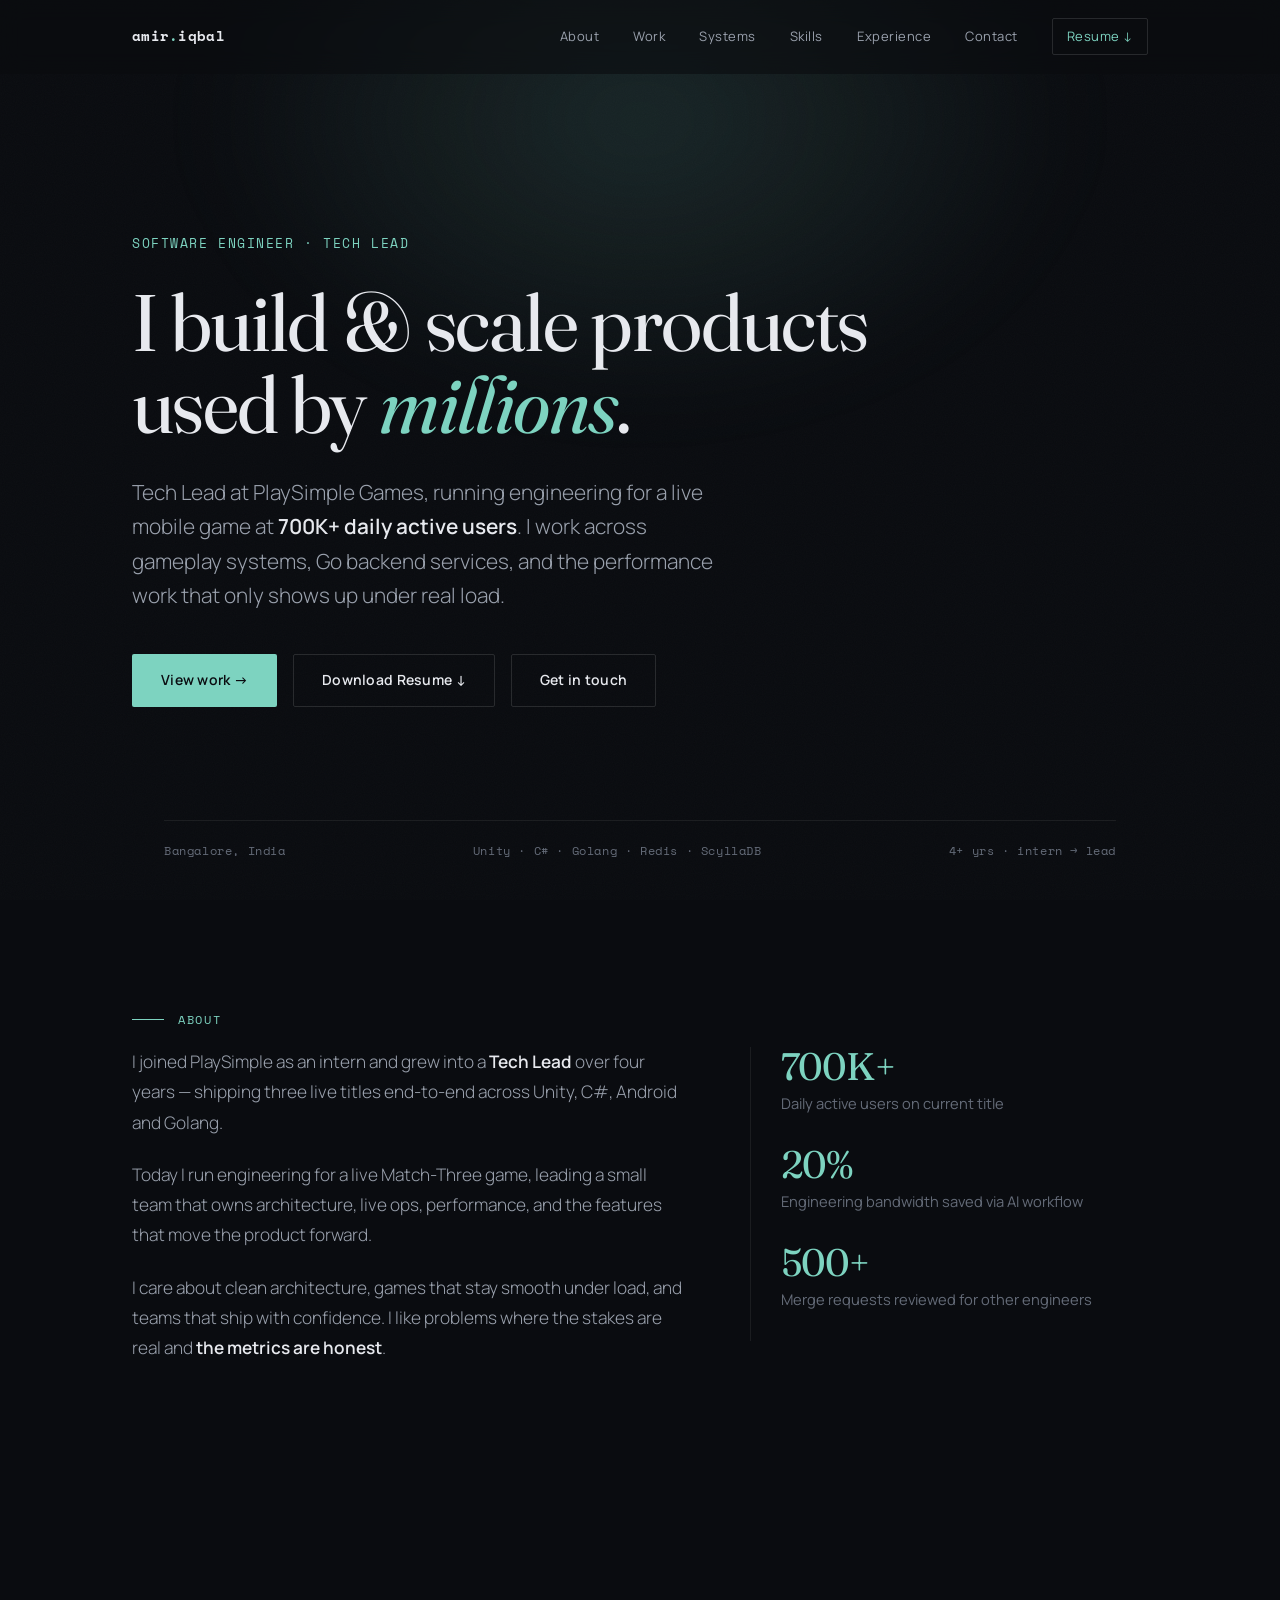
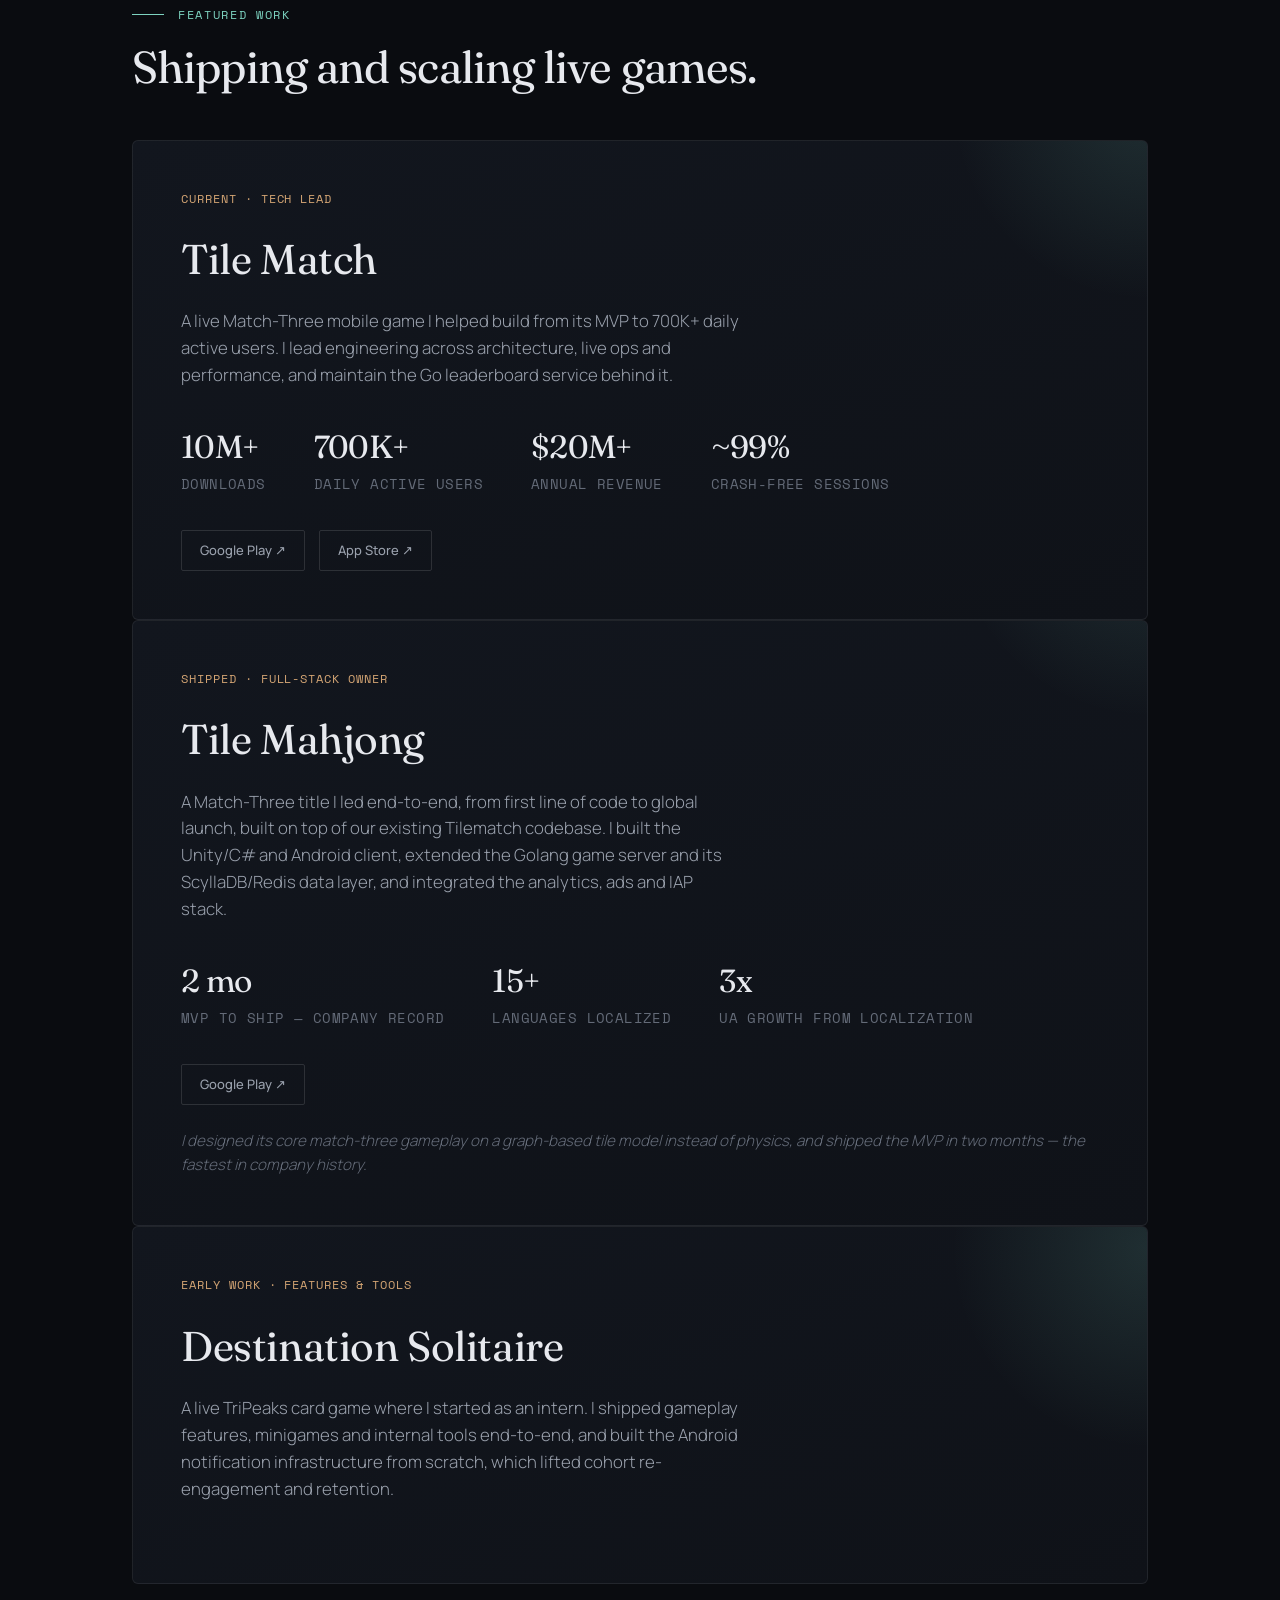
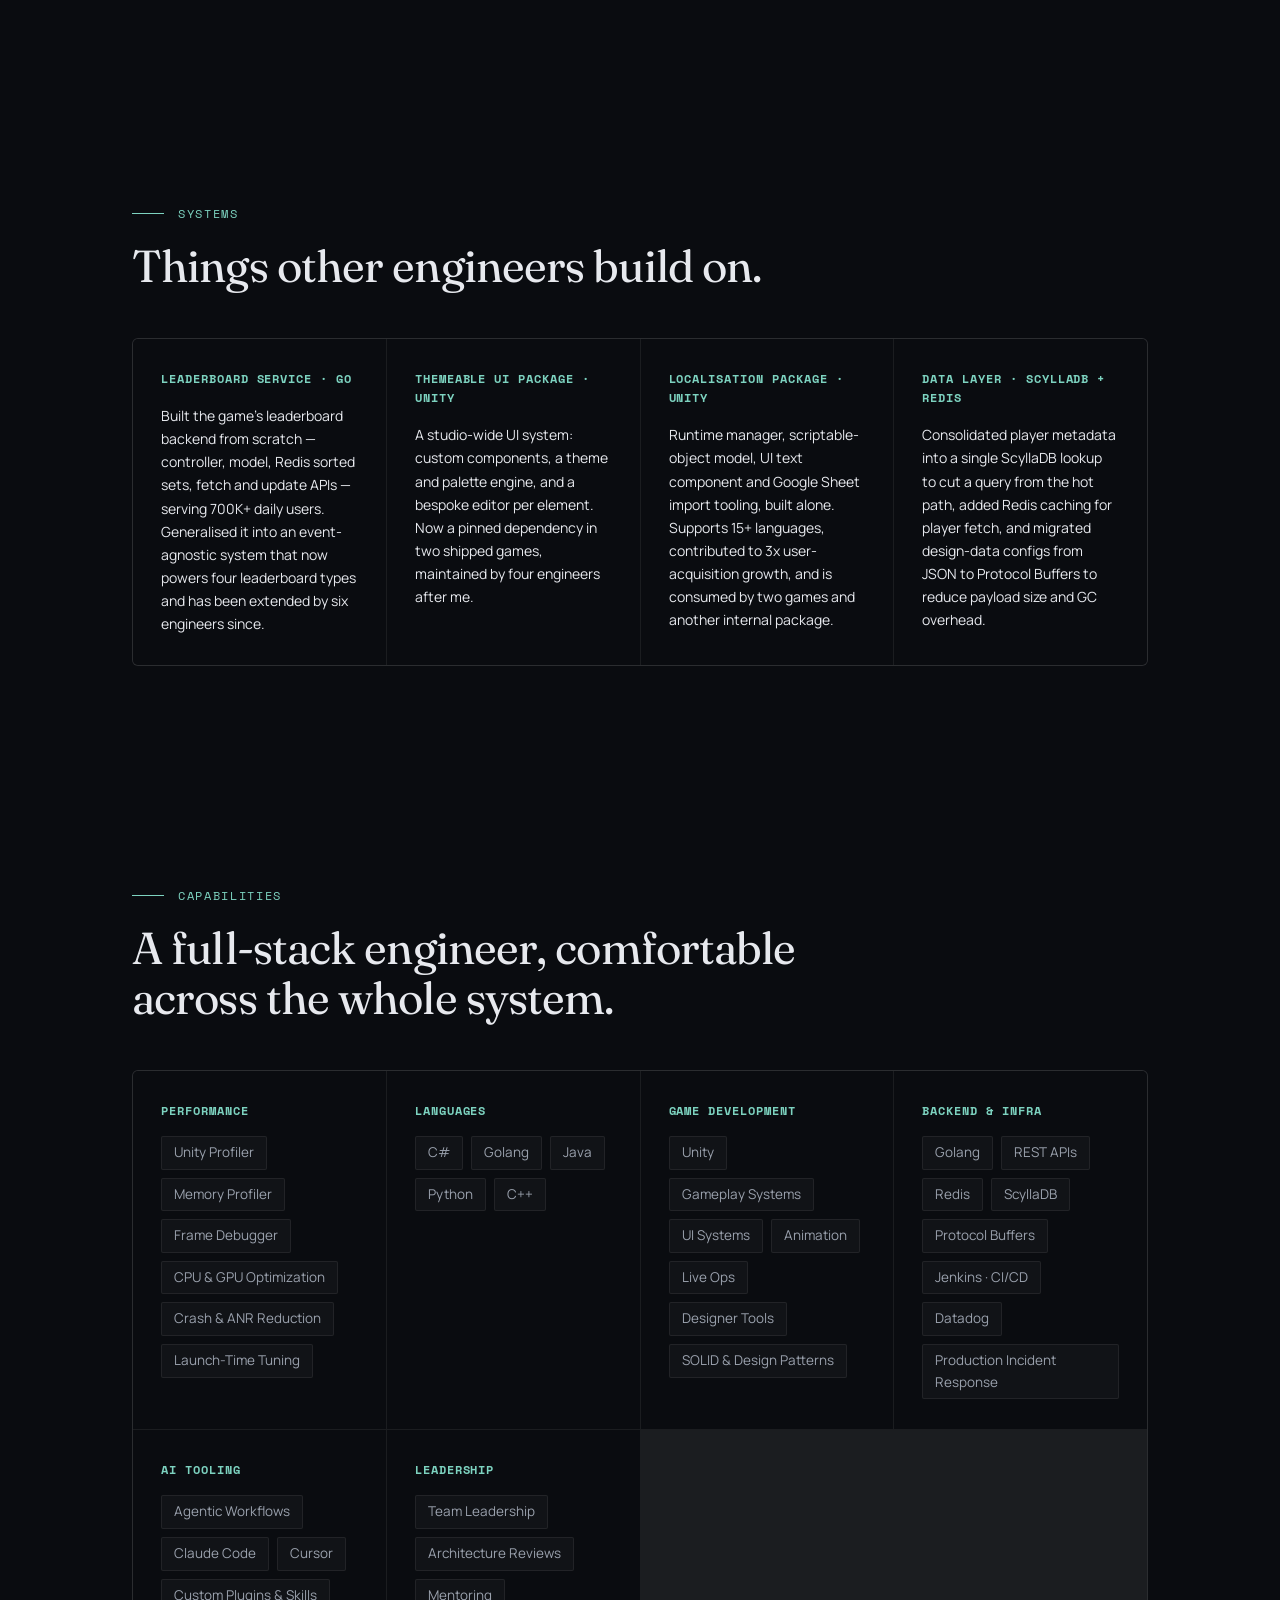
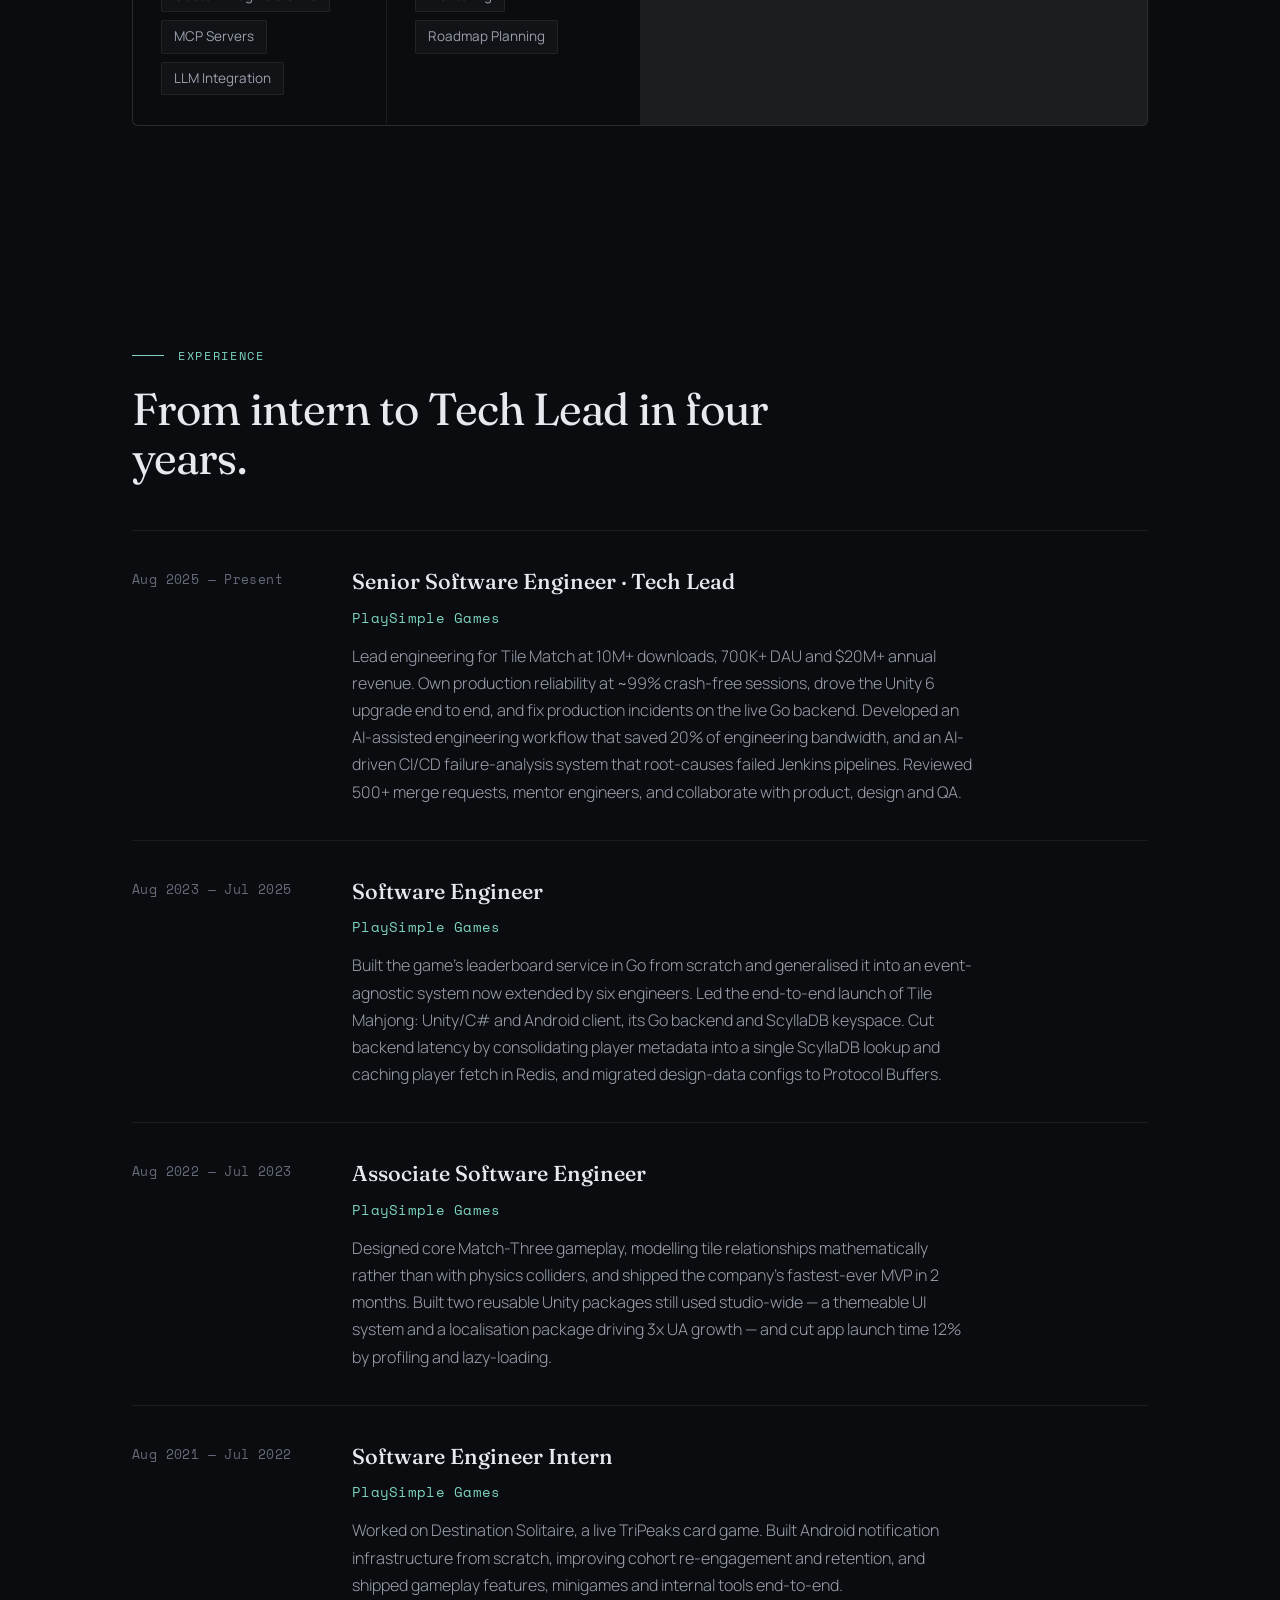
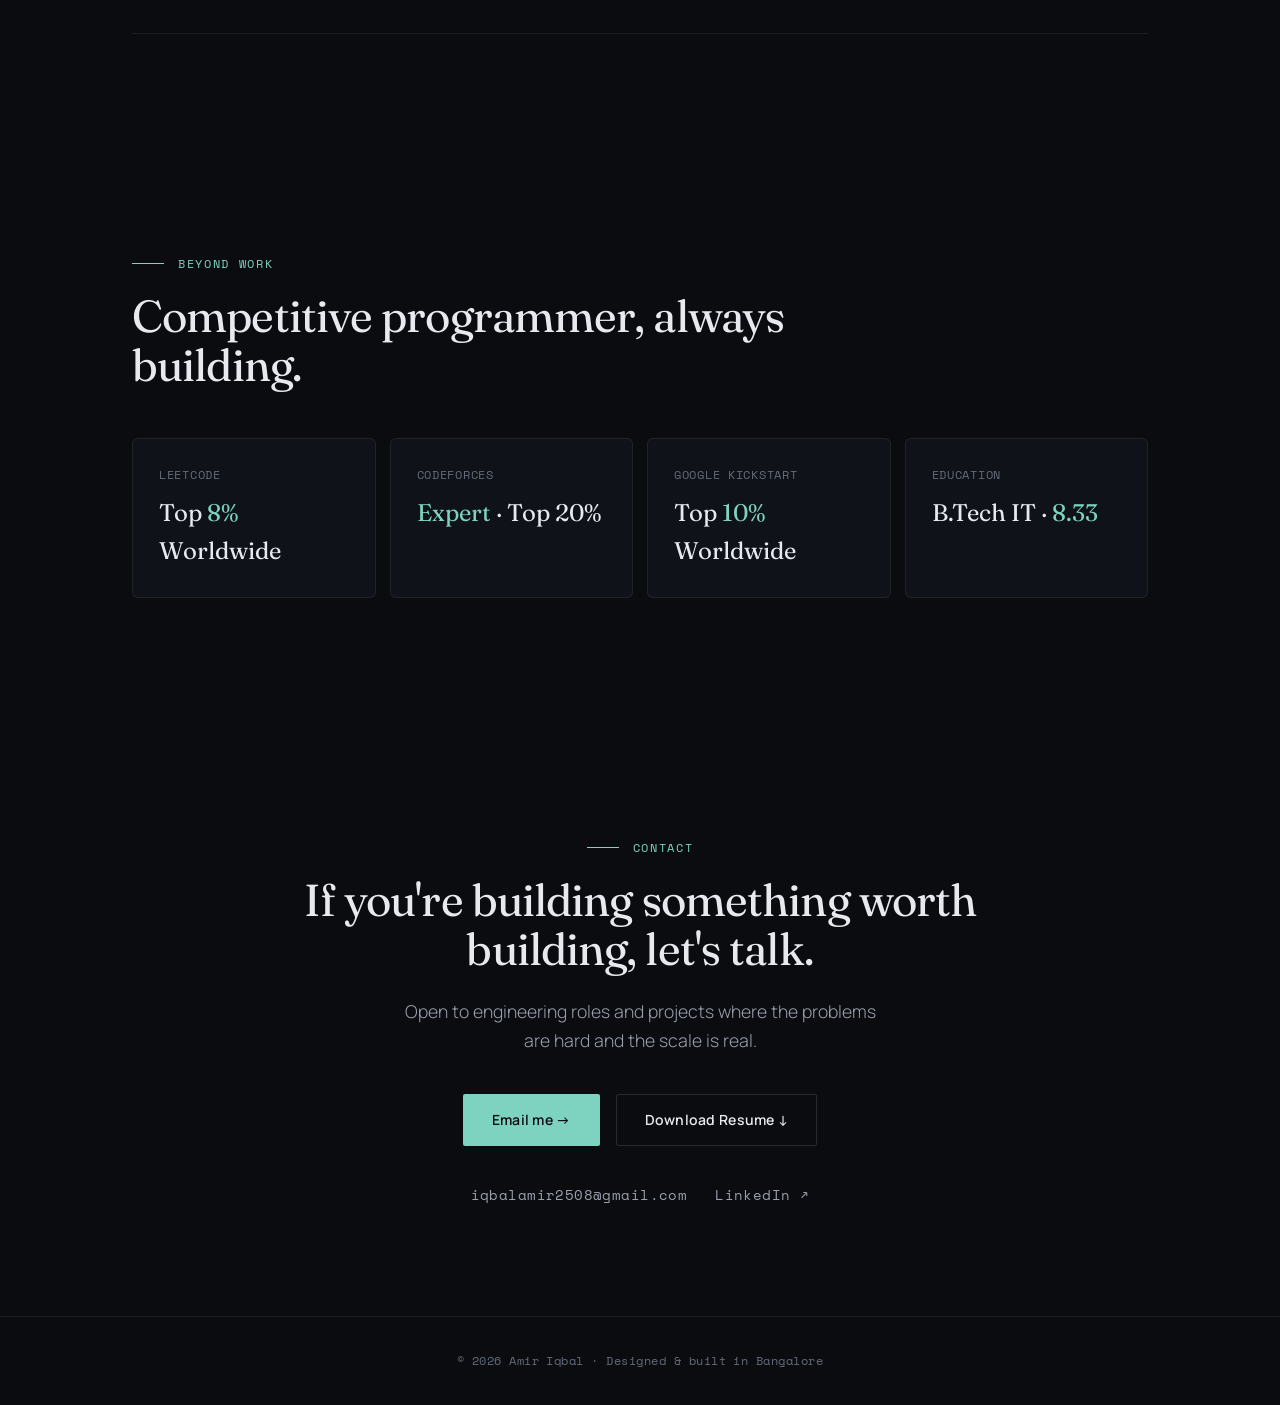
<file: index.html>
<!DOCTYPE html>
<html lang="en">
<head>
<meta charset="UTF-8">
<meta name="viewport" content="width=device-width, initial-scale=1.0">
<title>Amir Iqbal — Software Engineer & Tech Lead</title>
<link rel="preconnect" href="https://fonts.googleapis.com">
<link rel="preconnect" href="https://fonts.gstatic.com" crossorigin>
<link href="https://fonts.googleapis.com/css2?family=Fraunces:opsz,wght@9..144,400;9..144,500;9..144,600&family=Space+Mono:wght@400;700&family=Manrope:wght@300;400;500;600;700&display=swap" rel="stylesheet">
<style>
  :root{
    --bg:#0a0c10;
    --bg-soft:#0f1218;
    --panel:#12161e;
    --line:rgba(255,255,255,0.07);
    --line-strong:rgba(255,255,255,0.12);
    --text:#e7e9ee;
    --text-dim:#9aa1ad;
    --text-faint:#646b78;
    --accent:#7dd3c0;
    --accent-warm:#d4a574;
    --glow:rgba(125,211,192,0.14);
    --display:'Fraunces',Georgia,serif;
    --body:'Manrope',system-ui,sans-serif;
    --mono:'Space Mono',monospace;
  }
  *{margin:0;padding:0;box-sizing:border-box}
  html{scroll-behavior:smooth}
  body{
    background:var(--bg);
    color:var(--text);
    font-family:var(--body);
    font-weight:400;
    line-height:1.6;
    -webkit-font-smoothing:antialiased;
    overflow-x:hidden;
  }
  /* grain overlay */
  body::before{
    content:"";position:fixed;inset:0;z-index:1;pointer-events:none;opacity:0.025;
    background-image:url("data:image/svg+xml,%3Csvg xmlns='http://www.w3.org/2000/svg' width='200' height='200'%3E%3Cfilter id='n'%3E%3CfeTurbulence type='fractalNoise' baseFrequency='0.9' numOctaves='4'/%3E%3C/filter%3E%3Crect width='100%25' height='100%25' filter='url(%23n)'/%3E%3C/svg%3E");
  }
  ::selection{background:var(--accent);color:var(--bg)}

  .wrap{max-width:1080px;margin:0 auto;padding:0 32px;position:relative;z-index:2}

  /* ambient glow */
  .ambient{position:fixed;top:-20%;left:50%;transform:translateX(-50%);width:900px;height:600px;
    background:radial-gradient(ellipse at center,var(--glow),transparent 70%);
    filter:blur(40px);pointer-events:none;z-index:0}

  /* nav */
  nav{position:fixed;top:0;left:0;right:0;z-index:50;
    backdrop-filter:blur(12px);background:rgba(10,12,16,0.6);
    border-bottom:1px solid transparent;transition:border-color .4s,background .4s}
  nav.scrolled{border-bottom-color:var(--line);background:rgba(10,12,16,0.82)}
  .nav-in{max-width:1080px;margin:0 auto;padding:18px 32px;display:flex;justify-content:space-between;align-items:center}
  .logo{font-family:var(--mono);font-size:14px;letter-spacing:0.02em;color:var(--text);text-decoration:none;font-weight:700}
  .logo span{color:var(--accent)}
  .nav-links{display:flex;gap:34px;align-items:center}
  .nav-links a{font-size:13px;color:var(--text-dim);text-decoration:none;letter-spacing:0.04em;transition:color .25s;position:relative}
  .nav-links a:hover{color:var(--text)}
  .nav-links a::after{content:"";position:absolute;left:0;bottom:-5px;width:0;height:1px;background:var(--accent);transition:width .3s}
  .nav-links a:hover::after{width:100%}
  .nav-links a.nav-resume{color:var(--accent);border:1px solid var(--line-strong);padding:7px 14px;border-radius:2px;transition:all .25s}
  .nav-links a.nav-resume:hover{border-color:var(--accent);color:var(--accent)}
  .nav-links a.nav-resume::after{display:none}
  @media(max-width:680px){.nav-links{display:none}}

  /* hero */
  header{min-height:100vh;display:flex;align-items:center;padding:120px 0 80px;position:relative}
  .eyebrow{font-family:var(--mono);font-size:13px;color:var(--accent);letter-spacing:0.12em;text-transform:uppercase;margin-bottom:28px;
    opacity:0;animation:rise .8s .1s forwards}
  h1{font-family:var(--display);font-weight:400;font-size:clamp(2.6rem,7vw,5rem);line-height:1.02;letter-spacing:-0.02em;margin-bottom:30px}
  h1 .li{display:block;opacity:0;animation:rise .9s forwards}
  h1 .li:nth-child(1){animation-delay:.2s}
  h1 .li:nth-child(2){animation-delay:.34s}
  h1 em{font-style:italic;color:var(--accent)}
  .lead{font-size:clamp(1.05rem,2vw,1.3rem);color:var(--text-dim);max-width:600px;font-weight:300;line-height:1.65;margin-bottom:42px;
    opacity:0;animation:rise .9s .5s forwards}
  .lead b{color:var(--text);font-weight:600}
  .cta-row{display:flex;gap:16px;flex-wrap:wrap;opacity:0;animation:rise .9s .65s forwards}
  .btn{font-family:var(--body);font-size:14px;font-weight:600;letter-spacing:0.02em;padding:14px 28px;border-radius:2px;text-decoration:none;
    transition:all .3s;display:inline-flex;align-items:center;gap:10px;cursor:pointer;border:1px solid transparent}
  .btn-primary{background:var(--accent);color:var(--bg)}
  .btn-primary:hover{background:#9ee3d3;transform:translateY(-2px);box-shadow:0 12px 30px -10px var(--accent)}
  .btn-ghost{border-color:var(--line-strong);color:var(--text)}
  .btn-ghost:hover{border-color:var(--accent);color:var(--accent);transform:translateY(-2px)}

  .hero-meta{position:absolute;bottom:40px;left:32px;right:32px;display:flex;justify-content:space-between;
    font-family:var(--mono);font-size:12px;color:var(--text-faint);letter-spacing:0.05em;
    opacity:0;animation:fade 1s 1s forwards;border-top:1px solid var(--line);padding-top:20px;max-width:1016px;margin:0 auto}
  @media(max-width:680px){.hero-meta{position:static;margin-top:60px}}

  /* sections */
  section{padding:110px 0;position:relative}
  .sec-label{font-family:var(--mono);font-size:12px;color:var(--accent);letter-spacing:0.14em;text-transform:uppercase;margin-bottom:18px;
    display:flex;align-items:center;gap:14px}
  .sec-label::before{content:"";width:32px;height:1px;background:var(--accent);display:inline-block}
  h2{font-family:var(--display);font-weight:400;font-size:clamp(1.9rem,4vw,2.8rem);letter-spacing:-0.02em;line-height:1.1;margin-bottom:48px;max-width:680px}

  .about-grid{display:grid;grid-template-columns:1.4fr 1fr;gap:60px;align-items:start}
  @media(max-width:760px){.about-grid{grid-template-columns:1fr;gap:36px}}
  .about-body p{color:var(--text-dim);font-size:1.08rem;font-weight:300;margin-bottom:22px;line-height:1.75}
  .about-body p b{color:var(--text);font-weight:600}
  .about-side{border-left:1px solid var(--line);padding-left:30px}
  .stat{margin-bottom:30px}
  .stat .n{font-family:var(--display);font-size:2.4rem;color:var(--accent);line-height:1;letter-spacing:-0.02em}
  .stat .l{font-size:0.92rem;color:var(--text-faint);margin-top:6px}

  /* featured work */
  .work-card{background:linear-gradient(160deg,var(--panel),var(--bg-soft));border:1px solid var(--line);border-radius:6px;
    padding:48px;position:relative;overflow:hidden;transition:border-color .4s}
  .work-card:hover{border-color:var(--line-strong)}
  .work-card::after{content:"";position:absolute;top:-50%;right:-20%;width:400px;height:400px;
    background:radial-gradient(circle,var(--glow),transparent 70%);pointer-events:none}
  .work-tag{font-family:var(--mono);font-size:12px;color:var(--accent-warm);letter-spacing:0.08em;margin-bottom:18px;position:relative;z-index:1}
  .work-card h3{font-family:var(--display);font-size:clamp(1.8rem,3.5vw,2.6rem);font-weight:400;margin-bottom:16px;letter-spacing:-0.01em;position:relative;z-index:1}
  .work-card p{color:var(--text-dim);font-weight:300;max-width:560px;margin-bottom:32px;font-size:1.05rem;position:relative;z-index:1}
  .metrics{display:flex;gap:48px;flex-wrap:wrap;margin-bottom:34px;position:relative;z-index:1}
  .metric .mn{font-family:var(--display);font-size:2rem;color:var(--text);letter-spacing:-0.02em}
  .metric .ml{font-size:0.85rem;color:var(--text-faint);margin-top:2px;font-family:var(--mono);letter-spacing:0.03em}
  .store-links{display:flex;gap:14px;flex-wrap:wrap;position:relative;z-index:1}
  .store-links a{font-size:13px;color:var(--text-dim);text-decoration:none;border:1px solid var(--line-strong);padding:9px 18px;border-radius:2px;transition:all .3s;font-weight:500}
  .store-links a:hover{border-color:var(--accent);color:var(--accent)}

  .sku-note{margin-top:24px;font-size:0.95rem;color:var(--text-faint);font-weight:300;font-style:italic}

  /* skills */
  .skills-grid{display:grid;grid-template-columns:repeat(auto-fit,minmax(240px,1fr));gap:1px;background:var(--line);border:1px solid var(--line);border-radius:6px;overflow:hidden}
  .skill-cell{background:var(--bg);padding:30px 28px;transition:background .3s}
  .skill-cell:hover{background:var(--panel)}
  .skill-cell h4{font-family:var(--mono);font-size:12px;color:var(--accent);letter-spacing:0.08em;text-transform:uppercase;margin-bottom:16px}
  .skill-cell .items{display:flex;flex-wrap:wrap;gap:8px}
  .skill-cell .items span{font-size:13.5px;color:var(--text-dim);background:rgba(255,255,255,0.03);border:1px solid var(--line);padding:5px 12px;border-radius:2px}

  /* timeline */
  .timeline{position:relative;margin-top:10px}
  .tl-item{display:grid;grid-template-columns:180px 1fr;gap:40px;padding:34px 0;border-top:1px solid var(--line);position:relative}
  .tl-item:last-child{border-bottom:1px solid var(--line)}
  @media(max-width:680px){.tl-item{grid-template-columns:1fr;gap:10px}}
  .tl-when{font-family:var(--mono);font-size:13px;color:var(--text-faint);letter-spacing:0.03em;padding-top:4px}
  .tl-role{font-family:var(--display);font-size:1.35rem;font-weight:500;margin-bottom:6px}
  .tl-co{font-size:0.9rem;color:var(--accent);margin-bottom:14px;font-family:var(--mono);letter-spacing:0.02em}
  .tl-desc{color:var(--text-dim);font-weight:300;font-size:1rem;line-height:1.7;max-width:620px}

  /* creds */
  .creds{display:flex;gap:14px;flex-wrap:wrap}
  .cred{flex:1;min-width:200px;border:1px solid var(--line);border-radius:6px;padding:26px;background:var(--bg-soft);transition:border-color .3s,transform .3s}
  .cred:hover{border-color:var(--line-strong);transform:translateY(-3px)}
  .cred .ct{font-family:var(--mono);font-size:12px;color:var(--text-faint);letter-spacing:0.06em;text-transform:uppercase;margin-bottom:10px}
  .cred .cv{font-family:var(--display);font-size:1.5rem;color:var(--text)}
  .cred .cv em{font-style:normal;color:var(--accent)}

  /* contact */
  .contact{text-align:center;padding:130px 0 110px}
  .contact h2{margin:0 auto 24px;text-align:center}
  .contact p{color:var(--text-dim);font-weight:300;max-width:480px;margin:0 auto 40px;font-size:1.1rem}
  .contact-cta{display:flex;gap:16px;justify-content:center;flex-wrap:wrap;margin-bottom:38px}
  .sys-desc{font-size:14px;line-height:1.65;color:var(--muted);margin:10px 0 0}
  .contact-links{display:flex;gap:28px;justify-content:center;flex-wrap:wrap;margin-top:8px}
  .contact-links a{font-family:var(--mono);font-size:14px;color:var(--text-dim);text-decoration:none;letter-spacing:0.03em;transition:color .3s;position:relative}
  .contact-links a:hover{color:var(--accent)}

  footer{border-top:1px solid var(--line);padding:34px 0;text-align:center;font-family:var(--mono);font-size:12px;color:var(--text-faint);letter-spacing:0.04em}

  /* reveal on scroll */
  .reveal{opacity:0;transform:translateY(24px);transition:opacity .8s,transform .8s}
  .reveal.in{opacity:1;transform:none}

  @keyframes rise{from{opacity:0;transform:translateY(22px)}to{opacity:1;transform:none}}
  @keyframes fade{from{opacity:0}to{opacity:1}}
</style>
</head>
<body>
<div class="ambient"></div>

<nav id="nav">
  <div class="nav-in">
    <a href="#top" class="logo">amir<span>.</span>iqbal</a>
    <div class="nav-links">
      <a href="#about">About</a>
      <a href="#work">Work</a>
      <a href="#systems">Systems</a>
      <a href="#skills">Skills</a>
      <a href="#experience">Experience</a>
      <a href="#contact">Contact</a>
      <a href="pdfs/Amir_Iqbal_Resume.pdf" class="nav-resume" target="_blank" rel="noopener" download>Resume ↓</a>
    </div>
  </div>
</nav>

<div class="wrap" id="top">
<header>
  <div>
    <div class="eyebrow">Software Engineer · Tech Lead</div>
    <h1>
      <span class="li">I build &amp; scale products</span>
      <span class="li">used by <em>millions</em>.</span>
    </h1>
    <p class="lead">Tech Lead at PlaySimple Games, running engineering for a live mobile game at <b>700K+ daily active users</b>. I work across gameplay systems, Go backend services, and the performance work that only shows up under real load.</p>
    <div class="cta-row">
      <a href="#work" class="btn btn-primary">View work →</a>
      <a href="pdfs/Amir_Iqbal_Resume.pdf" class="btn btn-ghost" target="_blank" rel="noopener" download>Download Resume ↓</a>
      <a href="#contact" class="btn btn-ghost">Get in touch</a>
    </div>
  </div>
  <div class="hero-meta">
    <span>Bangalore, India</span>
    <span>Unity · C# · Golang · Redis · ScyllaDB</span>
    <span>4+ yrs · intern → lead</span>
  </div>
</header>
</div>

<div class="wrap">
<section id="about">
  <div class="sec-label">About</div>
  <div class="about-grid">
    <div class="about-body reveal">
      <p>I joined PlaySimple as an intern and grew into a <b>Tech Lead</b> over four years — shipping three live titles end-to-end across Unity, C#, Android and Golang.</p>
      <p>Today I run engineering for a live Match-Three game, leading a small team that owns architecture, live ops, performance, and the features that move the product forward.</p>
      <p>I care about clean architecture, games that stay smooth under load, and teams that ship with confidence. I like problems where the stakes are real and <b>the metrics are honest</b>.</p>
    </div>
    <div class="about-side reveal">
      <div class="stat"><div class="n">700K+</div><div class="l">Daily active users on current title</div></div>
      <div class="stat"><div class="n">20%</div><div class="l">Engineering bandwidth saved via AI workflow</div></div>
      <div class="stat"><div class="n">500+</div><div class="l">Merge requests reviewed for other engineers</div></div>
    </div>
  </div>
</section>

<section id="work">
  <div class="sec-label">Featured Work</div>
  <h2>Shipping and scaling live games.</h2>
  <div class="work-card reveal">
    <div class="work-tag">CURRENT · TECH LEAD</div>
    <h3>Tile Match</h3>
    <p>A live Match-Three mobile game I helped build from its MVP to 700K+ daily active users. I lead engineering across architecture, live ops and performance, and maintain the Go leaderboard service behind it.</p>
    <div class="metrics">
      <div class="metric"><div class="mn">10M+</div><div class="ml">DOWNLOADS</div></div>
      <div class="metric"><div class="mn">700K+</div><div class="ml">DAILY ACTIVE USERS</div></div>
      <div class="metric"><div class="mn">$20M+</div><div class="ml">ANNUAL REVENUE</div></div>
      <div class="metric"><div class="mn">~99%</div><div class="ml">CRASH-FREE SESSIONS</div></div>
    </div>
    <div class="store-links">
      <a href="https://play.google.com/store/apps/details?id=in.playsimple.triple.tile.matchgame.pair.three.puzzle.object.royale" target="_blank" rel="noopener">Google Play ↗</a>
      <a href="https://apps.apple.com/in/app/tile-match-triple-puzzle-game/id6448493522" target="_blank" rel="noopener">App Store ↗</a>
    </div>
  </div>

  <div class="work-card reveal">
    <div class="work-tag">SHIPPED · FULL-STACK OWNER</div>
    <h3>Tile Mahjong</h3>
    <p>A Match-Three title I led end-to-end, from first line of code to global launch, built on top of our existing Tilematch codebase. I built the Unity/C# and Android client, extended the Golang game server and its ScyllaDB/Redis data layer, and integrated the analytics, ads and IAP stack.</p>
    <div class="metrics">
      <div class="metric"><div class="mn">2 mo</div><div class="ml">MVP TO SHIP — COMPANY RECORD</div></div>
      <div class="metric"><div class="mn">15+</div><div class="ml">LANGUAGES LOCALIZED</div></div>
      <div class="metric"><div class="mn">3x</div><div class="ml">UA GROWTH FROM LOCALIZATION</div></div>
    </div>
    <div class="store-links">
      <a href="https://play.google.com/store/apps/details?id=in.playsimple.triple.mahjong.tile" target="_blank" rel="noopener">Google Play ↗</a>
    </div>
    <div class="sku-note">I designed its core match-three gameplay on a graph-based tile model instead of physics, and shipped the MVP in two months — the fastest in company history.</div>
  </div>

  <div class="work-card reveal">
    <div class="work-tag">EARLY WORK · FEATURES &amp; TOOLS</div>
    <h3>Destination Solitaire</h3>
    <p>A live TriPeaks card game where I started as an intern. I shipped gameplay features, minigames and internal tools end-to-end, and built the Android notification infrastructure from scratch, which lifted cohort re-engagement and retention.</p>
  </div>
</section>

<section id="systems">
  <div class="sec-label">Systems</div>
  <h2>Things other engineers build on.</h2>
  <div class="skills-grid reveal">
    <div class="skill-cell">
      <h4>Leaderboard service · Go</h4>
      <p class="sys-desc">Built the game's leaderboard backend from scratch — controller, model, Redis sorted sets, fetch and update APIs — serving 700K+ daily users. Generalised it into an event-agnostic system that now powers four leaderboard types and has been extended by six engineers since.</p>
    </div>
    <div class="skill-cell">
      <h4>Themeable UI package · Unity</h4>
      <p class="sys-desc">A studio-wide UI system: custom components, a theme and palette engine, and a bespoke editor per element. Now a pinned dependency in two shipped games, maintained by four engineers after me.</p>
    </div>
    <div class="skill-cell">
      <h4>Localisation package · Unity</h4>
      <p class="sys-desc">Runtime manager, scriptable-object model, UI text component and Google Sheet import tooling, built alone. Supports 15+ languages, contributed to 3x user-acquisition growth, and is consumed by two games and another internal package.</p>
    </div>
    <div class="skill-cell">
      <h4>Data layer · ScyllaDB + Redis</h4>
      <p class="sys-desc">Consolidated player metadata into a single ScyllaDB lookup to cut a query from the hot path, added Redis caching for player fetch, and migrated design-data configs from JSON to Protocol Buffers to reduce payload size and GC overhead.</p>
    </div>
  </div>
</section>

<section id="skills">
  <div class="sec-label">Capabilities</div>
  <h2>A full-stack engineer, comfortable across the whole system.</h2>
  <div class="skills-grid reveal">
    <div class="skill-cell">
      <h4>Performance</h4>
      <div class="items"><span>Unity Profiler</span><span>Memory Profiler</span><span>Frame Debugger</span><span>CPU &amp; GPU Optimization</span><span>Crash &amp; ANR Reduction</span><span>Launch-Time Tuning</span></div>
    </div>
    <div class="skill-cell">
      <h4>Languages</h4>
      <div class="items"><span>C#</span><span>Golang</span><span>Java</span><span>Python</span><span>C++</span></div>
    </div>
    <div class="skill-cell">
      <h4>Game Development</h4>
      <div class="items"><span>Unity</span><span>Gameplay Systems</span><span>UI Systems</span><span>Animation</span><span>Live Ops</span><span>Designer Tools</span><span>SOLID &amp; Design Patterns</span></div>
    </div>
    <div class="skill-cell">
      <h4>Backend &amp; Infra</h4>
      <div class="items"><span>Golang</span><span>REST APIs</span><span>Redis</span><span>ScyllaDB</span><span>Protocol Buffers</span><span>Jenkins · CI/CD</span><span>Datadog</span><span>Production Incident Response</span></div>
    </div>
    <div class="skill-cell">
      <h4>AI Tooling</h4>
      <div class="items"><span>Agentic Workflows</span><span>Claude Code</span><span>Cursor</span><span>Custom Plugins &amp; Skills</span><span>MCP Servers</span><span>LLM Integration</span></div>
    </div>
    <div class="skill-cell">
      <h4>Leadership</h4>
      <div class="items"><span>Team Leadership</span><span>Architecture Reviews</span><span>Mentoring</span><span>Roadmap Planning</span></div>
    </div>
  </div>
</section>

<section id="experience">
  <div class="sec-label">Experience</div>
  <h2>From intern to Tech Lead in four years.</h2>
  <div class="timeline reveal">
    <div class="tl-item">
      <div class="tl-when">Aug 2025 — Present</div>
      <div>
        <div class="tl-role">Senior Software Engineer · Tech Lead</div>
        <div class="tl-co">PlaySimple Games</div>
        <div class="tl-desc">Lead engineering for Tile Match at 10M+ downloads, 700K+ DAU and $20M+ annual revenue. Own production reliability at ~99% crash-free sessions, drove the Unity 6 upgrade end to end, and fix production incidents on the live Go backend. Developed an AI-assisted engineering workflow that saved 20% of engineering bandwidth, and an AI-driven CI/CD failure-analysis system that root-causes failed Jenkins pipelines. Reviewed 500+ merge requests, mentor engineers, and collaborate with product, design and QA.</div>
      </div>
    </div>
    <div class="tl-item">
      <div class="tl-when">Aug 2023 — Jul 2025</div>
      <div>
        <div class="tl-role">Software Engineer</div>
        <div class="tl-co">PlaySimple Games</div>
        <div class="tl-desc">Built the game's leaderboard service in Go from scratch and generalised it into an event-agnostic system now extended by six engineers. Led the end-to-end launch of Tile Mahjong: Unity/C# and Android client, its Go backend and ScyllaDB keyspace. Cut backend latency by consolidating player metadata into a single ScyllaDB lookup and caching player fetch in Redis, and migrated design-data configs to Protocol Buffers.</div>
      </div>
    </div>
    <div class="tl-item">
      <div class="tl-when">Aug 2022 — Jul 2023</div>
      <div>
        <div class="tl-role">Associate Software Engineer</div>
        <div class="tl-co">PlaySimple Games</div>
        <div class="tl-desc">Designed core Match-Three gameplay, modelling tile relationships mathematically rather than with physics colliders, and shipped the company's fastest-ever MVP in 2 months. Built two reusable Unity packages still used studio-wide — a themeable UI system and a localisation package driving 3x UA growth — and cut app launch time 12% by profiling and lazy-loading.</div>
      </div>
    </div>
    <div class="tl-item">
      <div class="tl-when">Aug 2021 — Jul 2022</div>
      <div>
        <div class="tl-role">Software Engineer Intern</div>
        <div class="tl-co">PlaySimple Games</div>
        <div class="tl-desc">Worked on Destination Solitaire, a live TriPeaks card game. Built Android notification infrastructure from scratch, improving cohort re-engagement and retention, and shipped gameplay features, minigames and internal tools end-to-end.</div>
      </div>
    </div>
  </div>
</section>

<section id="creds-sec">
  <div class="sec-label">Beyond Work</div>
  <h2>Competitive programmer, always building.</h2>
  <div class="creds reveal">
    <div class="cred"><div class="ct">LeetCode</div><div class="cv">Top <em>8%</em> Worldwide</div></div>
    <div class="cred"><div class="ct">Codeforces</div><div class="cv"><em>Expert</em> · Top 20%</div></div>
    <div class="cred"><div class="ct">Google Kickstart</div><div class="cv">Top <em>10%</em> Worldwide</div></div>
    <div class="cred"><div class="ct">Education</div><div class="cv">B.Tech IT · <em>8.33</em></div></div>
  </div>
</section>
</div>

<div class="wrap">
<section id="contact" class="contact">
  <div class="sec-label" style="justify-content:center">Contact</div>
  <h2>If you're building something worth building, let's talk.</h2>
  <p>Open to engineering roles and projects where the problems are hard and the scale is real.</p>
  <div class="contact-cta">
    <a href="mailto:iqbalamir2508@gmail.com" class="btn btn-primary">Email me →</a>
    <a href="pdfs/Amir_Iqbal_Resume.pdf" class="btn btn-ghost" target="_blank" rel="noopener" download>Download Resume ↓</a>
  </div>
  <div class="contact-links">
    <a href="mailto:iqbalamir2508@gmail.com">iqbalamir2508@gmail.com</a>
    <a href="https://linkedin.com/in/iqbalamir2000" target="_blank" rel="noopener">LinkedIn ↗</a>
  </div>
</section>
</div>

<footer>
  <div class="wrap">© 2026 Amir Iqbal · Designed &amp; built in Bangalore</div>
</footer>

<script>
  const nav=document.getElementById('nav');
  window.addEventListener('scroll',()=>{nav.classList.toggle('scrolled',window.scrollY>40)});
  const io=new IntersectionObserver((es)=>{es.forEach(e=>{if(e.isIntersecting){e.target.classList.add('in');io.unobserve(e.target)}})},{threshold:0.12});
  document.querySelectorAll('.reveal').forEach(el=>io.observe(el));
</script>
</body>
</html>
</file>
